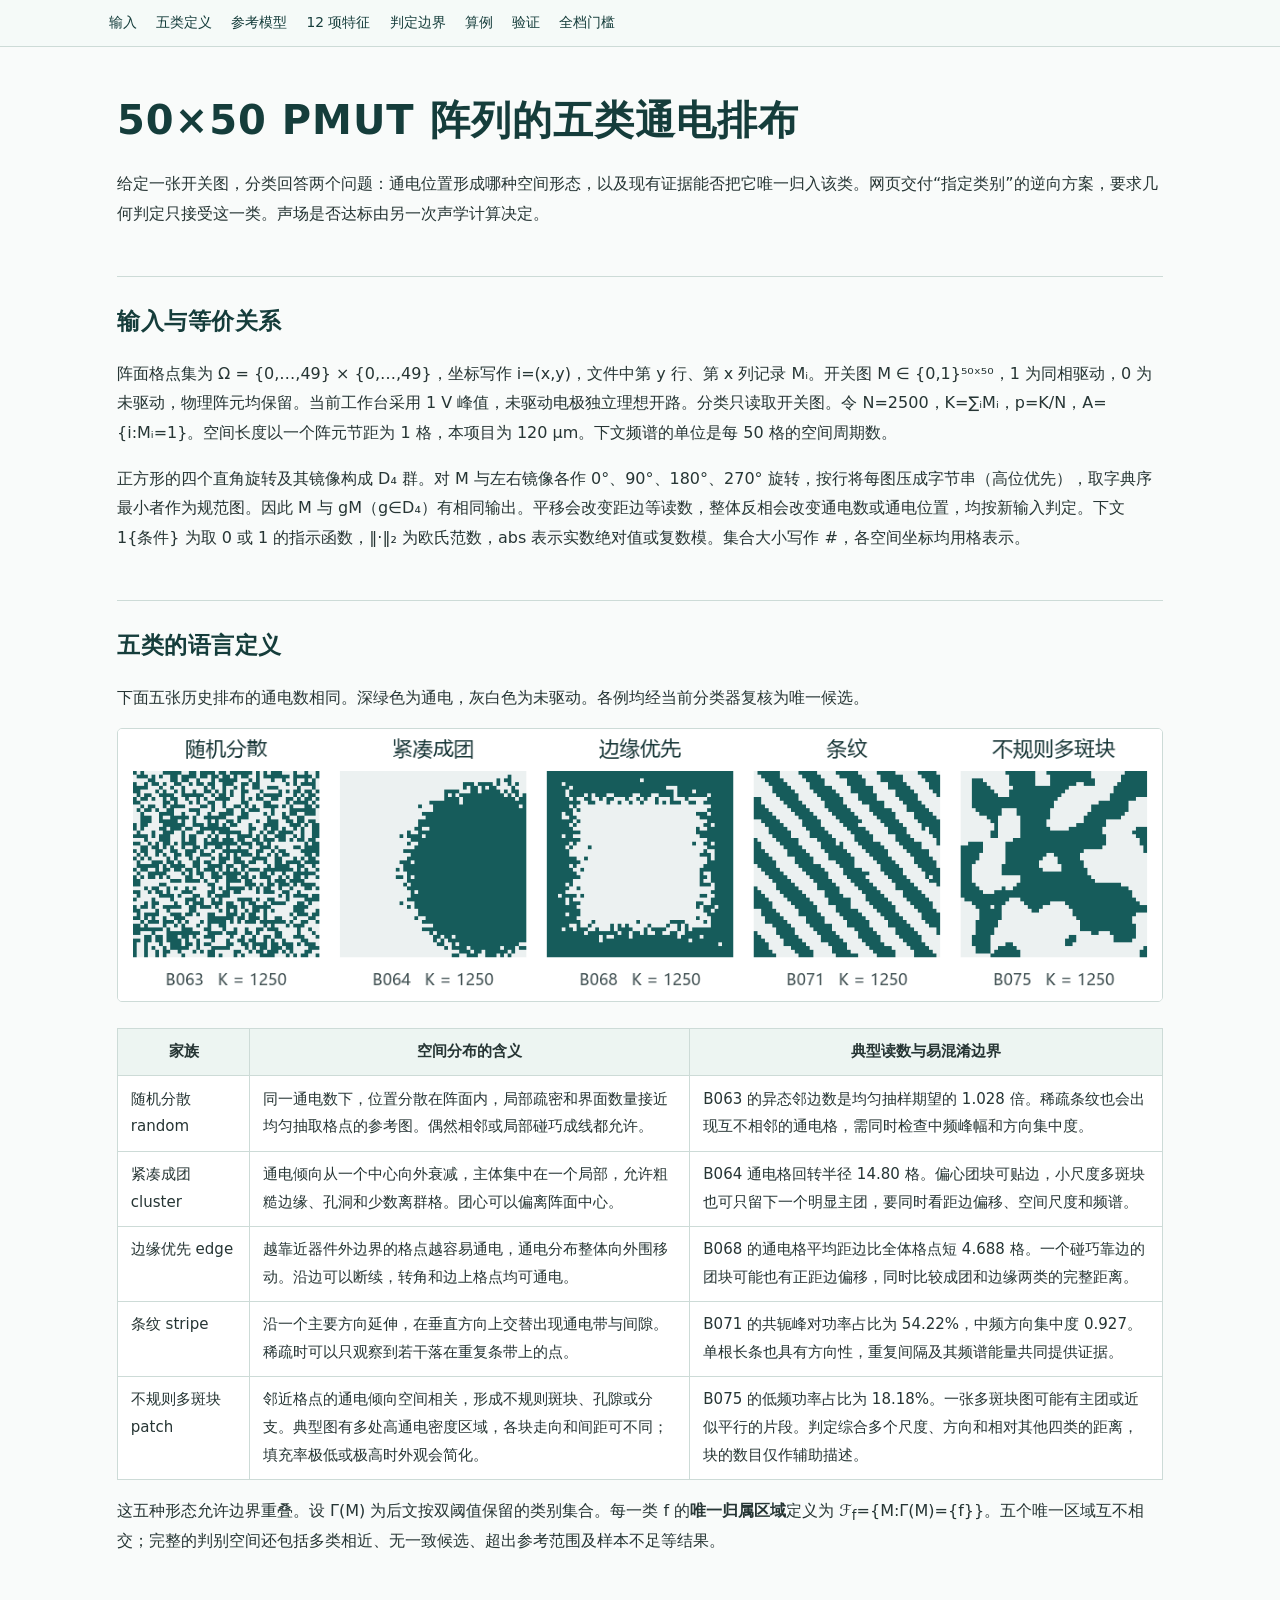
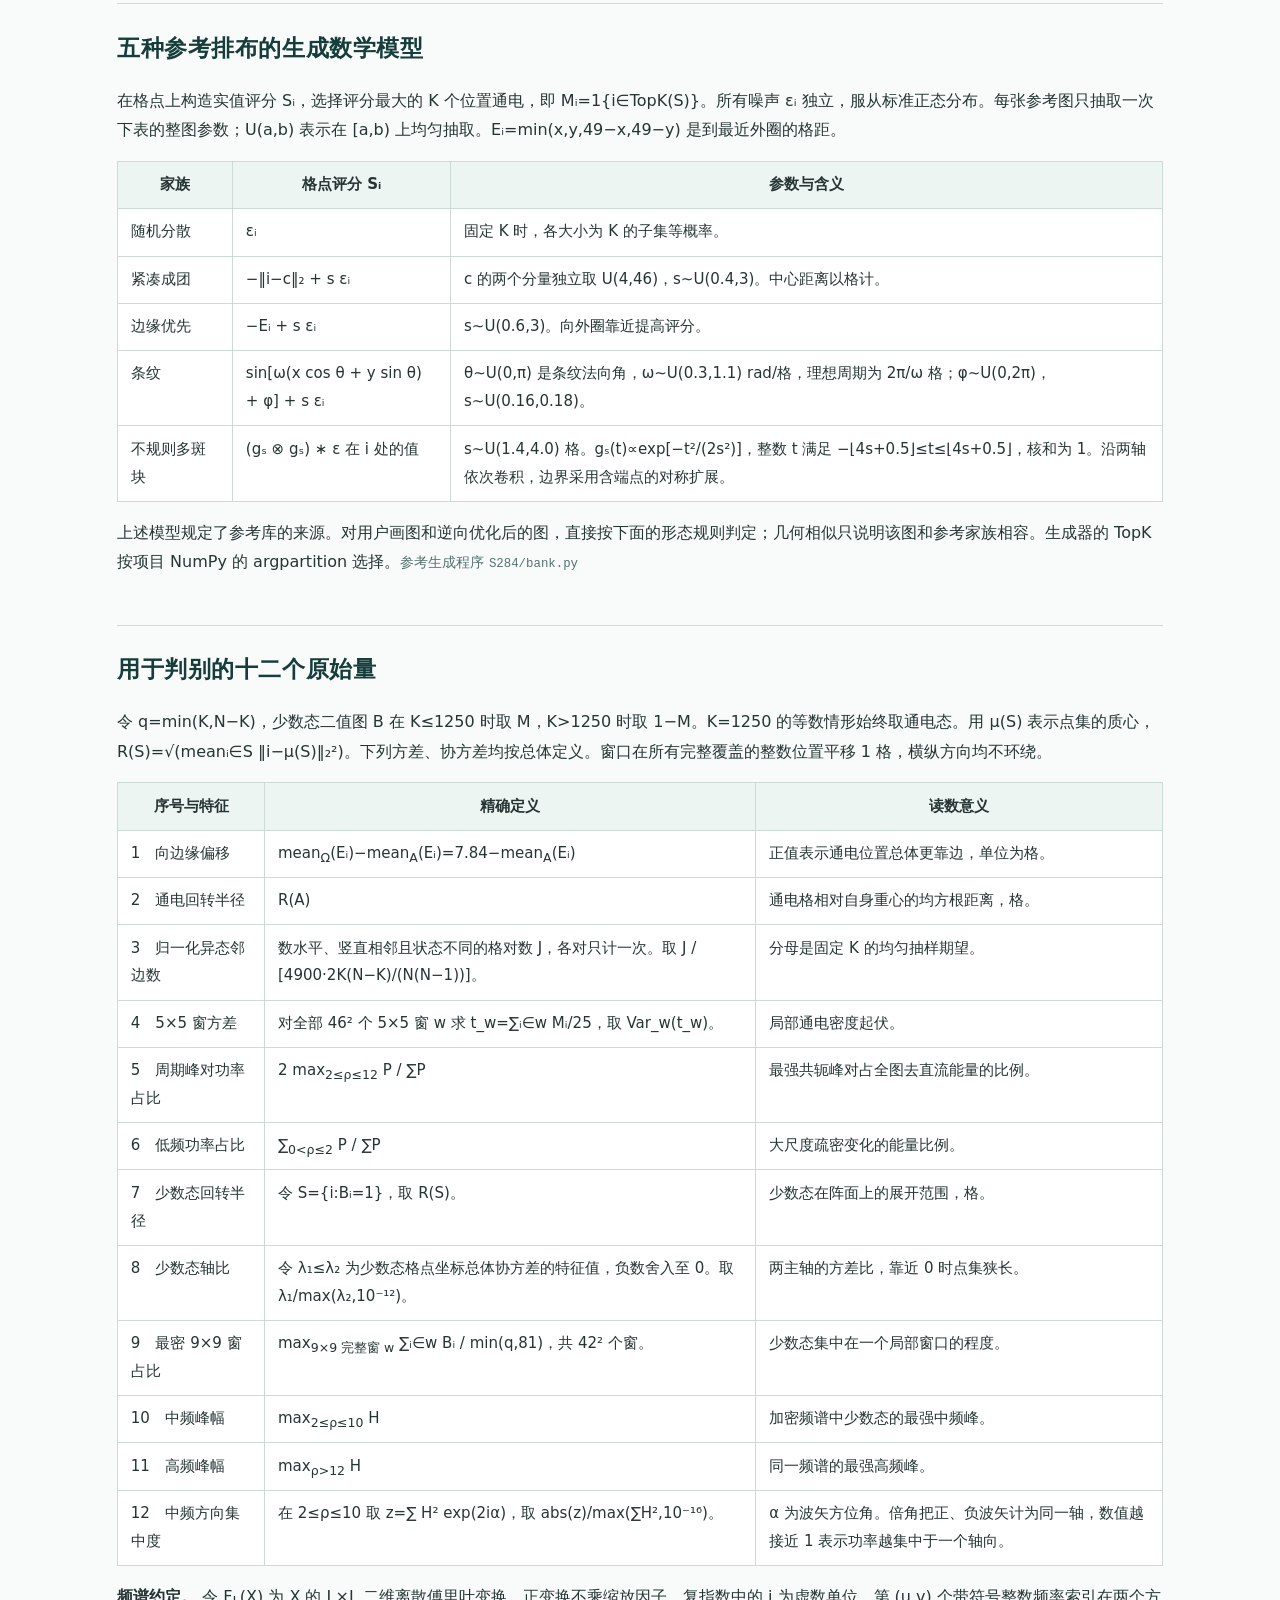
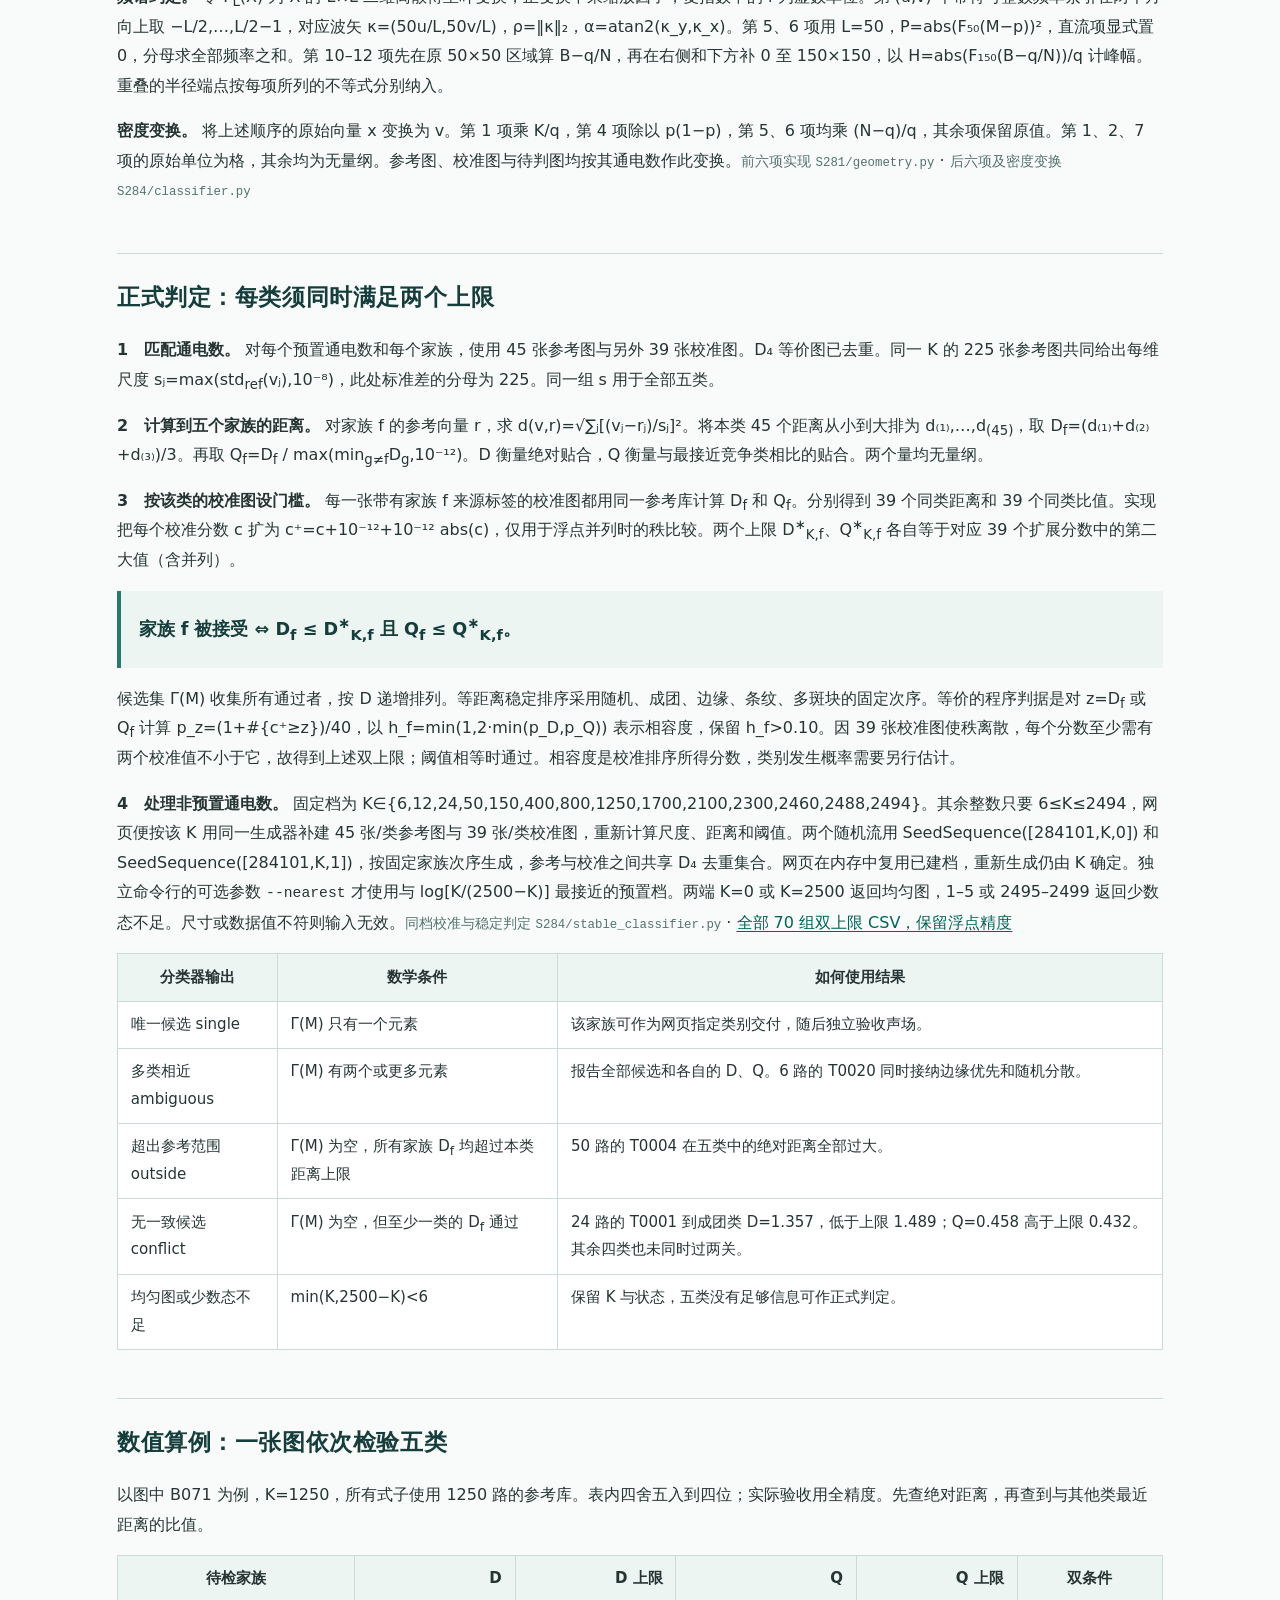
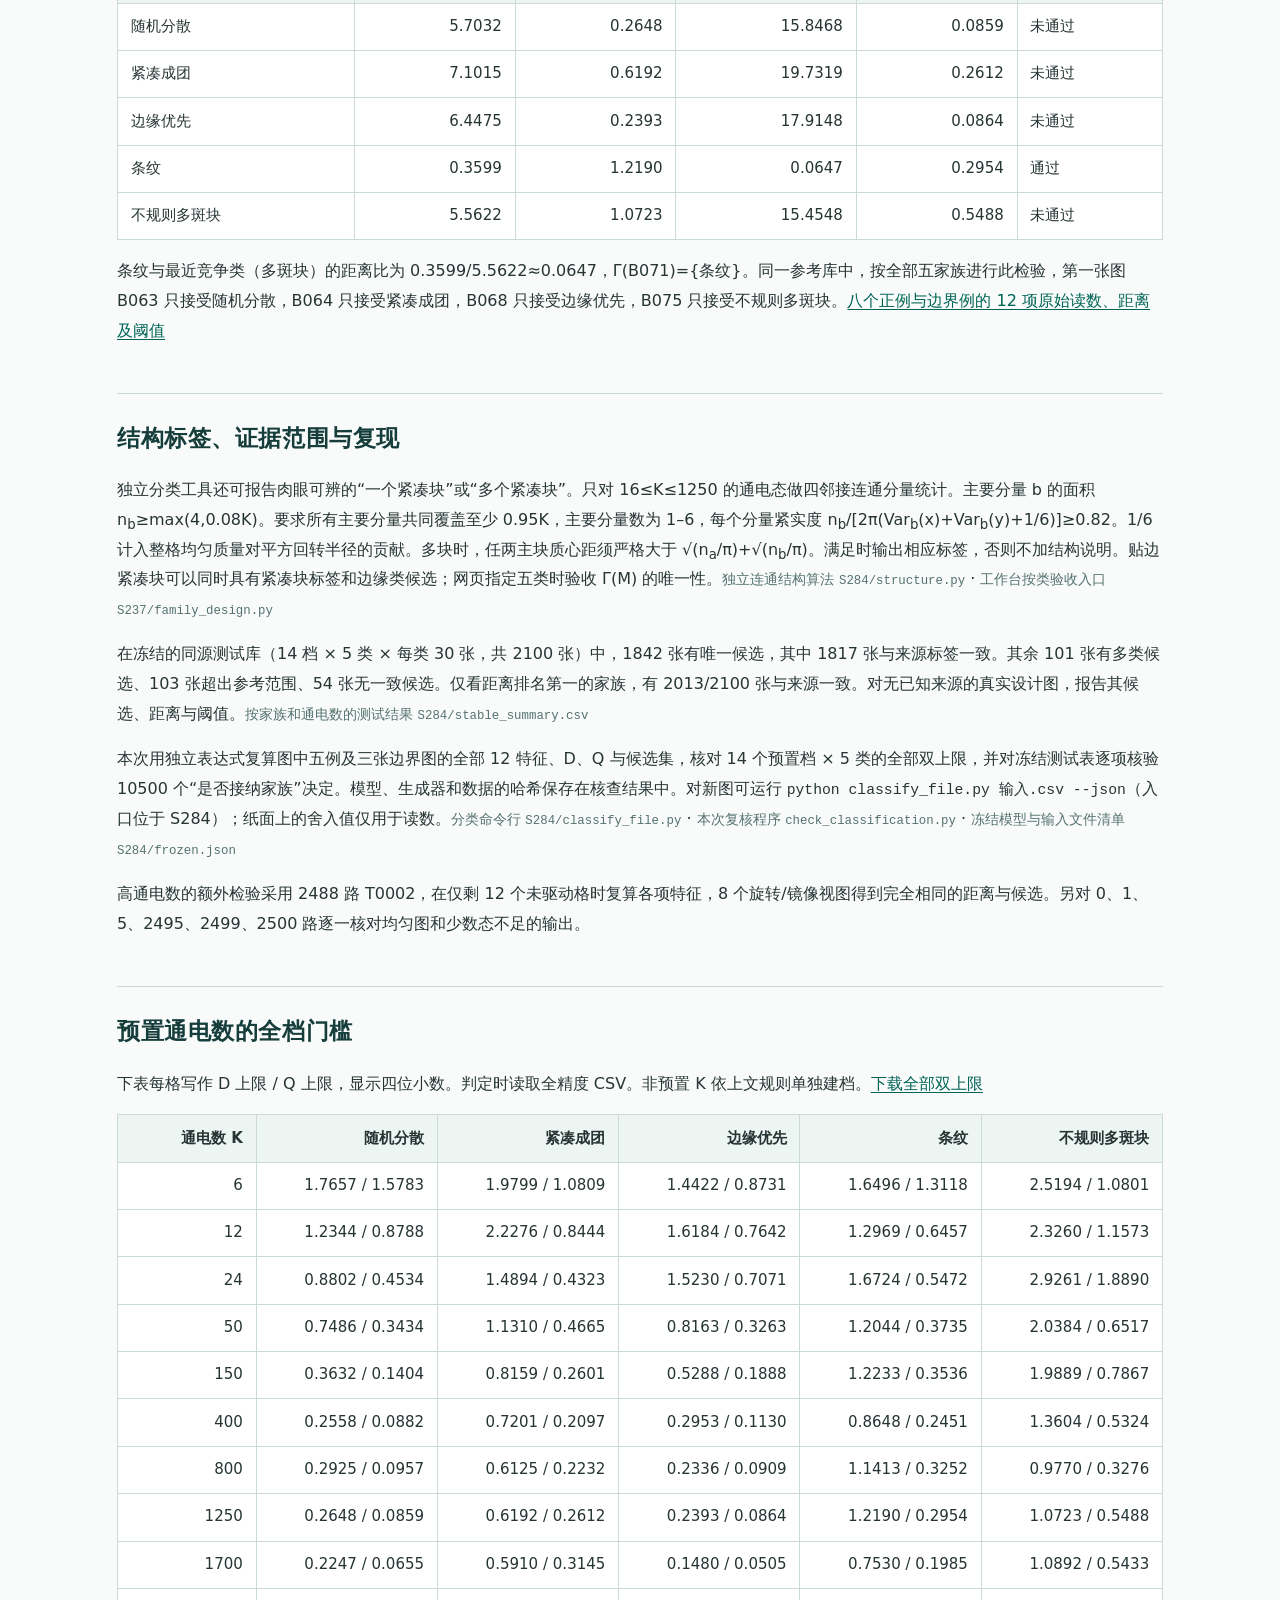
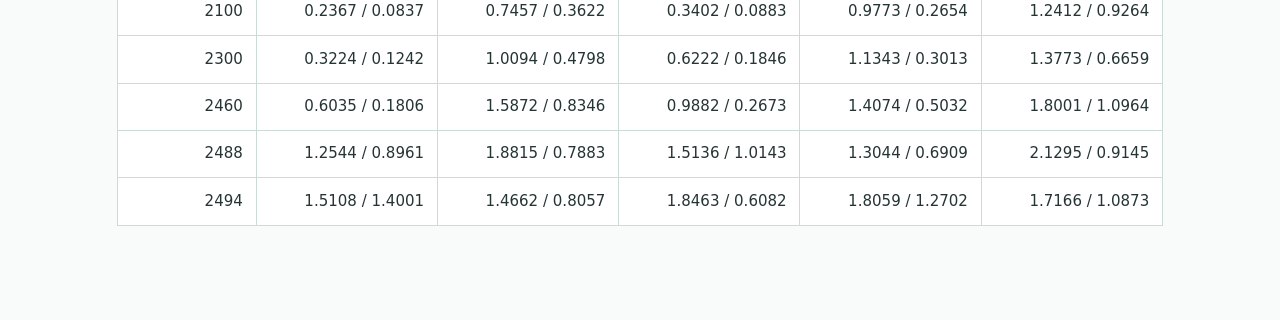
<file: short_circuit/inverse_design/S308/classification.html>
<!DOCTYPE html>
<html lang="zh-CN"><head><meta charset="utf-8"><meta name="viewport" content="width=device-width, initial-scale=1"><title>50×50 PMUT 阵列的五类通电排布</title>
<style>
:root{color-scheme:light;--ink:#153d3b;--text:#263534;--weak:#54726f;--line:#cddbd7;--pale:#edf5f2}*{box-sizing:border-box}
html{scroll-behavior:smooth}body{margin:0;color:var(--text);background:#f9fbfa;font-family:"Microsoft YaHei","Noto Sans CJK SC",system-ui,sans-serif;line-height:1.85}
nav{border-bottom:1px solid var(--line);position:sticky;top:0;background:#f5faf8f7;z-index:1;overflow:auto;white-space:nowrap}nav div{max-width:1110px;margin:auto;display:flex;padding:0 24px;gap:1.2rem}nav a{font-size:.86rem;text-decoration:none;padding:.65rem 0;color:var(--ink)}
main{max-width:1110px;padding:38px 32px 80px;margin:auto}h1,h2{color:var(--ink);letter-spacing:.025em}h1{font-size:clamp(1.6rem,4vw,2.5rem);line-height:1.35;margin:8px 0 22px}h2{font-size:1.45rem;margin:3rem 0 1rem;border-top:1px solid var(--line);padding-top:1.4rem;scroll-margin-top:3.5rem}
p{margin:1em 0;overflow-wrap:break-word}a{color:#006456;text-underline-offset:3px}img{max-width:100%;height:auto;background:white;border:1px solid var(--line);border-radius:5px}blockquote{margin:1rem 0;background:var(--pale);border-left:4px solid #29796c;padding:.3rem 1.1rem;color:var(--ink);font-size:1.1rem}code{font-family:Consolas,monospace;font-size:.92em}sub,sup{line-height:0}
.table-wrap{overflow-x:auto;margin:1rem 0}table{border-spacing:0;border-collapse:collapse;width:100%;background:white;font-variant-numeric:tabular-nums;font-size:.94rem}th,td{padding:.58rem .8rem;border:1px solid var(--line);vertical-align:top}th{background:var(--pale);font-weight:600}td:first-child,th:first-child{min-width:7rem}h2#limits~.table-wrap td{white-space:nowrap}.source{font-size:.9em;color:var(--weak)}.source code{font-size:.86em}
@media(max-width:700px){main{padding:22px 14px 50px}th,td{padding:.45rem .52rem}.table-wrap table{min-width:42rem}nav div{padding:0 14px}}
@media print{nav{display:none}main{max-width:none;padding:0}body{background:white;font-size:10pt}table{font-size:9pt}h2{break-after:avoid}tr,blockquote,img{break-inside:avoid}.table-wrap{overflow:visible}a{color:inherit}}
</style></head><body><nav aria-label="文内导航"><div><a href="#input">输入</a><a href="#families">五类定义</a><a href="#generation">参考模型</a><a href="#features">12 项特征</a><a href="#decision">判定边界</a><a href="#worked">算例</a><a href="#validation">验证</a><a href="#limits">全档门槛</a></div></nav><main><h1>50×50 PMUT 阵列的五类通电排布</h1>
<p>给定一张开关图，分类回答两个问题：通电位置形成哪种空间形态，以及现有证据能否把它唯一归入该类。网页交付“指定类别”的逆向方案，要求几何判定只接受这一类。声场是否达标由另一次声学计算决定。</p>
<h2 id="input">输入与等价关系</h2>
<p>阵面格点集为 Ω = {0,…,49} × {0,…,49}，坐标写作 i=(x,y)，文件中第 y 行、第 x 列记录 Mᵢ。开关图 M ∈ {0,1}⁵⁰ˣ⁵⁰，1 为同相驱动，0 为未驱动，物理阵元均保留。当前工作台采用 1 V 峰值，未驱动电极独立理想开路。分类只读取开关图。令 N=2500，K=∑ᵢMᵢ，p=K/N，A={i:Mᵢ=1}。空间长度以一个阵元节距为 1 格，本项目为 120 µm。下文频谱的单位是每 50 格的空间周期数。</p>
<p>正方形的四个直角旋转及其镜像构成 D₄ 群。对 M 与左右镜像各作 0°、90°、180°、270° 旋转，按行将每图压成字节串（高位优先），取字典序最小者作为规范图。因此 M 与 gM（g∈D₄）有相同输出。平移会改变距边等读数，整体反相会改变通电数或通电位置，均按新输入判定。下文 1{条件} 为取 0 或 1 的指示函数，‖·‖₂ 为欧氏范数，abs 表示实数绝对值或复数模。集合大小写作 #，各空间坐标均用格表示。</p>
<h2 id="families">五类的语言定义</h2>
<p>下面五张历史排布的通电数相同。深绿色为通电，灰白色为未驱动。各例均经当前分类器复核为唯一候选。</p>
<p><img src="[data-uri]" width="1120" height="292" alt="五张 K 为 1250 的开关图，各 50×50 格"></p>
<div class='table-wrap'><table>
<thead>
<tr>
<th>家族</th>
<th>空间分布的含义</th>
<th>典型读数与易混淆边界</th>
</tr>
</thead>
<tbody><tr>
<td>随机分散 random</td>
<td>同一通电数下，位置分散在阵面内，局部疏密和界面数量接近均匀抽取格点的参考图。偶然相邻或局部碰巧成线都允许。</td>
<td>B063 的异态邻边数是均匀抽样期望的 1.028 倍。稀疏条纹也会出现互不相邻的通电格，需同时检查中频峰幅和方向集中度。</td>
</tr>
<tr>
<td>紧凑成团 cluster</td>
<td>通电倾向从一个中心向外衰减，主体集中在一个局部，允许粗糙边缘、孔洞和少数离群格。团心可以偏离阵面中心。</td>
<td>B064 通电格回转半径 14.80 格。偏心团块可贴边，小尺度多斑块也可只留下一个明显主团，要同时看距边偏移、空间尺度和频谱。</td>
</tr>
<tr>
<td>边缘优先 edge</td>
<td>越靠近器件外边界的格点越容易通电，通电分布整体向外围移动。沿边可以断续，转角和边上格点均可通电。</td>
<td>B068 的通电格平均距边比全体格点短 4.688 格。一个碰巧靠边的团块可能也有正距边偏移，同时比较成团和边缘两类的完整距离。</td>
</tr>
<tr>
<td>条纹 stripe</td>
<td>沿一个主要方向延伸，在垂直方向上交替出现通电带与间隙。稀疏时可以只观察到若干落在重复条带上的点。</td>
<td>B071 的共轭峰对功率占比为 54.22%，中频方向集中度 0.927。单根长条也具有方向性，重复间隔及其频谱能量共同提供证据。</td>
</tr>
<tr>
<td>不规则多斑块 patch</td>
<td>邻近格点的通电倾向空间相关，形成不规则斑块、孔隙或分支。典型图有多处高通电密度区域，各块走向和间距可不同；填充率极低或极高时外观会简化。</td>
<td>B075 的低频功率占比为 18.18%。一张多斑块图可能有主团或近似平行的片段。判定综合多个尺度、方向和相对其他四类的距离，块的数目仅作辅助描述。</td>
</tr>
</tbody></table></div>
<p>这五种形态允许边界重叠。设 Γ(M) 为后文按双阈值保留的类别集合。每一类 f 的<strong>唯一归属区域</strong>定义为 ℱ<sub>f</sub>={M:Γ(M)={f}}。五个唯一区域互不相交；完整的判别空间还包括多类相近、无一致候选、超出参考范围及样本不足等结果。</p>
<h2 id="generation">五种参考排布的生成数学模型</h2>
<p>在格点上构造实值评分 Sᵢ，选择评分最大的 K 个位置通电，即 Mᵢ=1{i∈TopK(S)}。所有噪声 εᵢ 独立，服从标准正态分布。每张参考图只抽取一次下表的整图参数；U(a,b) 表示在 [a,b) 上均匀抽取。Eᵢ=min(x,y,49−x,49−y) 是到最近外圈的格距。</p>
<div class='table-wrap'><table>
<thead>
<tr>
<th>家族</th>
<th>格点评分 Sᵢ</th>
<th>参数与含义</th>
</tr>
</thead>
<tbody><tr>
<td>随机分散</td>
<td>εᵢ</td>
<td>固定 K 时，各大小为 K 的子集等概率。</td>
</tr>
<tr>
<td>紧凑成团</td>
<td>−‖i−c‖₂ + s εᵢ</td>
<td>c 的两个分量独立取 U(4,46)，s∼U(0.4,3)。中心距离以格计。</td>
</tr>
<tr>
<td>边缘优先</td>
<td>−Eᵢ + s εᵢ</td>
<td>s∼U(0.6,3)。向外圈靠近提高评分。</td>
</tr>
<tr>
<td>条纹</td>
<td>sin[ω(x cos θ + y sin θ) + φ] + s εᵢ</td>
<td>θ∼U(0,π) 是条纹法向角，ω∼U(0.3,1.1) rad/格，理想周期为 2π/ω 格；φ∼U(0,2π)，s∼U(0.16,0.18)。</td>
</tr>
<tr>
<td>不规则多斑块</td>
<td>(gₛ ⊗ gₛ) ∗ ε 在 i 处的值</td>
<td>s∼U(1.4,4.0) 格。gₛ(t)∝exp[−t²/(2s²)]，整数 t 满足 −⌊4s+0.5⌋≤t≤⌊4s+0.5⌋，核和为 1。沿两轴依次卷积，边界采用含端点的对称扩展。</td>
</tr>
</tbody></table></div>
<p>上述模型规定了参考库的来源。对用户画图和逆向优化后的图，直接按下面的形态规则判定；几何相似只说明该图和参考家族相容。生成器的 TopK 按项目 NumPy 的 argpartition 选择。<span class="source" title="../S284/bank.py">参考生成程序 <code>S284/bank.py</code></span></p>
<h2 id="features">用于判别的十二个原始量</h2>
<p>令 q=min(K,N−K)，少数态二值图 B 在 K≤1250 时取 M，K&gt;1250 时取 1−M。K=1250 的等数情形始终取通电态。用 μ(S) 表示点集的质心，R(S)=√(meanᵢ∈S ‖i−μ(S)‖₂²)。下列方差、协方差均按总体定义。窗口在所有完整覆盖的整数位置平移 1 格，横纵方向均不环绕。</p>
<div class='table-wrap'><table>
<thead>
<tr>
<th>序号与特征</th>
<th>精确定义</th>
<th>读数意义</th>
</tr>
</thead>
<tbody><tr>
<td>1　向边缘偏移</td>
<td>mean<sub>Ω</sub>(Eᵢ)−mean<sub>A</sub>(Eᵢ)=7.84−mean<sub>A</sub>(Eᵢ)</td>
<td>正值表示通电位置总体更靠边，单位为格。</td>
</tr>
<tr>
<td>2　通电回转半径</td>
<td>R(A)</td>
<td>通电格相对自身重心的均方根距离，格。</td>
</tr>
<tr>
<td>3　归一化异态邻边数</td>
<td>数水平、竖直相邻且状态不同的格对数 J，各对只计一次。取 J / [4900·2K(N−K)/(N(N−1))]。</td>
<td>分母是固定 K 的均匀抽样期望。</td>
</tr>
<tr>
<td>4　5×5 窗方差</td>
<td>对全部 46² 个 5×5 窗 w 求 t_w=∑ᵢ∈w Mᵢ/25，取 Var_w(t_w)。</td>
<td>局部通电密度起伏。</td>
</tr>
<tr>
<td>5　周期峰对功率占比</td>
<td>2 max<sub>2≤ρ≤12</sub> P / ∑P</td>
<td>最强共轭峰对占全图去直流能量的比例。</td>
</tr>
<tr>
<td>6　低频功率占比</td>
<td>∑<sub>0&lt;ρ≤2</sub> P / ∑P</td>
<td>大尺度疏密变化的能量比例。</td>
</tr>
<tr>
<td>7　少数态回转半径</td>
<td>令 S={i:Bᵢ=1}，取 R(S)。</td>
<td>少数态在阵面上的展开范围，格。</td>
</tr>
<tr>
<td>8　少数态轴比</td>
<td>令 λ₁≤λ₂ 为少数态格点坐标总体协方差的特征值，负数舍入至 0。取 λ₁/max(λ₂,10⁻¹²)。</td>
<td>两主轴的方差比，靠近 0 时点集狭长。</td>
</tr>
<tr>
<td>9　最密 9×9 窗占比</td>
<td>max<sub>9×9 完整窗 w</sub> ∑ᵢ∈w Bᵢ / min(q,81)，共 42² 个窗。</td>
<td>少数态集中在一个局部窗口的程度。</td>
</tr>
<tr>
<td>10　中频峰幅</td>
<td>max<sub>2≤ρ≤10</sub> H</td>
<td>加密频谱中少数态的最强中频峰。</td>
</tr>
<tr>
<td>11　高频峰幅</td>
<td>max<sub>ρ&gt;12</sub> H</td>
<td>同一频谱的最强高频峰。</td>
</tr>
<tr>
<td>12　中频方向集中度</td>
<td>在 2≤ρ≤10 取 z=∑ H² exp(2iα)，取 abs(z)/max(∑H²,10⁻¹⁶)。</td>
<td>α 为波矢方位角。倍角把正、负波矢计为同一轴，数值越接近 1 表示功率越集中于一个轴向。</td>
</tr>
</tbody></table></div>
<p><strong>频谱约定。</strong> 令 F<sub>L</sub>(X) 为 X 的 L×L 二维离散傅里叶变换，正变换不乘缩放因子，复指数中的 i 为虚数单位。第 (u,v) 个带符号整数频率索引在两个方向上取 −L/2,…,L/2−1，对应波矢 κ=(50u/L,50v/L)，ρ=‖κ‖₂，α=atan2(κ_y,κ_x)。第 5、6 项用 L=50，P=abs(F₅₀(M−p))²，直流项显式置 0，分母求全部频率之和。第 10–12 项先在原 50×50 区域算 B−q/N，再在右侧和下方补 0 至 150×150，以 H=abs(F₁₅₀(B−q/N))/q 计峰幅。重叠的半径端点按每项所列的不等式分别纳入。</p>
<p><strong>密度变换。</strong> 将上述顺序的原始向量 x 变换为 v。第 1 项乘 K/q，第 4 项除以 p(1−p)，第 5、6 项均乘 (N−q)/q，其余项保留原值。第 1、2、7 项的原始单位为格，其余均为无量纲。参考图、校准图与待判图均按其通电数作此变换。<span class="source" title="../S281/geometry.py">前六项实现 <code>S281/geometry.py</code></span> · <span class="source" title="../S284/classifier.py">后六项及密度变换 <code>S284/classifier.py</code></span></p>
<h2 id="decision">正式判定：每类须同时满足两个上限</h2>
<p><strong>1　匹配通电数。</strong> 对每个预置通电数和每个家族，使用 45 张参考图与另外 39 张校准图。D₄ 等价图已去重。同一 K 的 225 张参考图共同给出每维尺度 sⱼ=max(std<sub>ref</sub>(vⱼ),10⁻⁸)，此处标准差的分母为 225。同一组 s 用于全部五类。</p>
<p><strong>2　计算到五个家族的距离。</strong> 对家族 f 的参考向量 r，求 d(v,r)=√∑ⱼ[(vⱼ−rⱼ)/sⱼ]²。将本类 45 个距离从小到大排为 d₍₁₎,…,d<sub>(45)</sub>，取 D<sub>f</sub>=(d₍₁₎+d₍₂₎+d₍₃₎)/3。再取 Q<sub>f</sub>=D<sub>f</sub> / max(min<sub>g≠f</sub>D<sub>g</sub>,10⁻¹²)。D 衡量绝对贴合，Q 衡量与最接近竞争类相比的贴合。两个量均无量纲。</p>
<p><strong>3　按该类的校准图设门槛。</strong> 每一张带有家族 f 来源标签的校准图都用同一参考库计算 D<sub>f</sub> 和 Q<sub>f</sub>。分别得到 39 个同类距离和 39 个同类比值。实现把每个校准分数 c 扩为 c⁺=c+10⁻¹²+10⁻¹² abs(c)，仅用于浮点并列时的秩比较。两个上限 D<sup>∗</sup><sub>K,f</sub>、Q<sup>∗</sup><sub>K,f</sub> 各自等于对应 39 个扩展分数中的第二大值（含并列）。</p>
<blockquote>
<p><strong>家族 f 被接受 ⇔ D<sub>f</sub> ≤ D<sup>∗</sup><sub>K,f</sub> 且 Q<sub>f</sub> ≤ Q<sup>∗</sup><sub>K,f</sub>。</strong></p>
</blockquote>
<p>候选集 Γ(M) 收集所有通过者，按 D 递增排列。等距离稳定排序采用随机、成团、边缘、条纹、多斑块的固定次序。等价的程序判据是对 z=D<sub>f</sub> 或 Q<sub>f</sub> 计算 p_z=(1+#{c⁺≥z})/40，以 h_f=min(1,2·min(p_D,p_Q)) 表示相容度，保留 h_f&gt;0.10。因 39 张校准图使秩离散，每个分数至少需有两个校准值不小于它，故得到上述双上限；阈值相等时通过。相容度是校准排序所得分数，类别发生概率需要另行估计。</p>
<p><strong>4　处理非预置通电数。</strong> 固定档为 K∈{6,12,24,50,150,400,800,1250,1700,2100,2300,2460,2488,2494}。其余整数只要 6≤K≤2494，网页便按该 K 用同一生成器补建 45 张/类参考图与 39 张/类校准图，重新计算尺度、距离和阈值。两个随机流用 SeedSequence([284101,K,0]) 和 SeedSequence([284101,K,1])，按固定家族次序生成，参考与校准之间共享 D₄ 去重集合。网页在内存中复用已建档，重新生成仍由 K 确定。独立命令行的可选参数 <code>--nearest</code> 才使用与 log[K/(2500−K)] 最接近的预置档。两端 K=0 或 K=2500 返回均匀图，1–5 或 2495–2499 返回少数态不足。尺寸或数据值不符则输入无效。<span class="source" title="../S284/stable_classifier.py">同档校准与稳定判定 <code>S284/stable_classifier.py</code></span> · <a href="[data-uri]" download="acceptance_limits.csv">全部 70 组双上限 CSV，保留浮点精度</a></p>
<div class='table-wrap'><table>
<thead>
<tr>
<th>分类器输出</th>
<th>数学条件</th>
<th>如何使用结果</th>
</tr>
</thead>
<tbody><tr>
<td>唯一候选 single</td>
<td>Γ(M) 只有一个元素</td>
<td>该家族可作为网页指定类别交付，随后独立验收声场。</td>
</tr>
<tr>
<td>多类相近 ambiguous</td>
<td>Γ(M) 有两个或更多元素</td>
<td>报告全部候选和各自的 D、Q。6 路的 T0020 同时接纳边缘优先和随机分散。</td>
</tr>
<tr>
<td>超出参考范围 outside</td>
<td>Γ(M) 为空，所有家族 D<sub>f</sub> 均超过本类距离上限</td>
<td>50 路的 T0004 在五类中的绝对距离全部过大。</td>
</tr>
<tr>
<td>无一致候选 conflict</td>
<td>Γ(M) 为空，但至少一类的 D<sub>f</sub> 通过</td>
<td>24 路的 T0001 到成团类 D=1.357，低于上限 1.489；Q=0.458 高于上限 0.432。其余四类也未同时过两关。</td>
</tr>
<tr>
<td>均匀图或少数态不足</td>
<td>min(K,2500−K)&lt;6</td>
<td>保留 K 与状态，五类没有足够信息可作正式判定。</td>
</tr>
</tbody></table></div>
<h2 id="worked">数值算例：一张图依次检验五类</h2>
<p>以图中 B071 为例，K=1250，所有式子使用 1250 路的参考库。表内四舍五入到四位；实际验收用全精度。先查绝对距离，再查到与其他类最近距离的比值。</p>
<div class='table-wrap'><table>
<thead>
<tr>
<th>待检家族</th>
<th align="right">D</th>
<th align="right">D 上限</th>
<th align="right">Q</th>
<th align="right">Q 上限</th>
<th>双条件</th>
</tr>
</thead>
<tbody><tr>
<td>随机分散</td>
<td align="right">5.7032</td>
<td align="right">0.2648</td>
<td align="right">15.8468</td>
<td align="right">0.0859</td>
<td>未通过</td>
</tr>
<tr>
<td>紧凑成团</td>
<td align="right">7.1015</td>
<td align="right">0.6192</td>
<td align="right">19.7319</td>
<td align="right">0.2612</td>
<td>未通过</td>
</tr>
<tr>
<td>边缘优先</td>
<td align="right">6.4475</td>
<td align="right">0.2393</td>
<td align="right">17.9148</td>
<td align="right">0.0864</td>
<td>未通过</td>
</tr>
<tr>
<td>条纹</td>
<td align="right">0.3599</td>
<td align="right">1.2190</td>
<td align="right">0.0647</td>
<td align="right">0.2954</td>
<td>通过</td>
</tr>
<tr>
<td>不规则多斑块</td>
<td align="right">5.5622</td>
<td align="right">1.0723</td>
<td align="right">15.4548</td>
<td align="right">0.5488</td>
<td>未通过</td>
</tr>
</tbody></table></div>
<p>条纹与最近竞争类（多斑块）的距离比为 0.3599/5.5622≈0.0647，Γ(B071)={条纹}。同一参考库中，按全部五家族进行此检验，第一张图 B063 只接受随机分散，B064 只接受紧凑成团，B068 只接受边缘优先，B075 只接受不规则多斑块。<a href="[data-uri]" download="classification_checks.json">八个正例与边界例的 12 项原始读数、距离及阈值</a></p>
<h2 id="validation">结构标签、证据范围与复现</h2>
<p>独立分类工具还可报告肉眼可辨的“一个紧凑块”或“多个紧凑块”。只对 16≤K≤1250 的通电态做四邻接连通分量统计。主要分量 b 的面积 n<sub>b</sub>≥max(4,0.08K)。要求所有主要分量共同覆盖至少 0.95K，主要分量数为 1–6，每个分量紧实度 n<sub>b</sub>/[2π(Var<sub>b</sub>(x)+Var<sub>b</sub>(y)+1/6)]≥0.82。1/6 计入整格均匀质量对平方回转半径的贡献。多块时，任两主块质心距须严格大于 √(n<sub>a</sub>/π)+√(n<sub>b</sub>/π)。满足时输出相应标签，否则不加结构说明。贴边紧凑块可以同时具有紧凑块标签和边缘类候选；网页指定五类时验收 Γ(M) 的唯一性。<span class="source" title="../S284/structure.py">独立连通结构算法 <code>S284/structure.py</code></span> · <span class="source" title="../S237/family_design.py">工作台按类验收入口 <code>S237/family_design.py</code></span></p>
<p>在冻结的同源测试库（14 档 × 5 类 × 每类 30 张，共 2100 张）中，1842 张有唯一候选，其中 1817 张与来源标签一致。其余 101 张有多类候选、103 张超出参考范围、54 张无一致候选。仅看距离排名第一的家族，有 2013/2100 张与来源一致。对无已知来源的真实设计图，报告其候选、距离与阈值。<span class="source" title="../S284/stable_summary.csv">按家族和通电数的测试结果 <code>S284/stable_summary.csv</code></span></p>
<p>本次用独立表达式复算图中五例及三张边界图的全部 12 特征、D、Q 与候选集，核对 14 个预置档 × 5 类的全部双上限，并对冻结测试表逐项核验 10500 个“是否接纳家族”决定。模型、生成器和数据的哈希保存在核查结果中。对新图可运行 <code>python classify_file.py 输入.csv --json</code>（入口位于 S284）；纸面上的舍入值仅用于读数。<span class="source" title="../S284/classify_file.py">分类命令行 <code>S284/classify_file.py</code></span> · <span class="source" title="check_classification.py">本次复核程序 <code>check_classification.py</code></span> · <span class="source" title="../S284/frozen.json">冻结模型与输入文件清单 <code>S284/frozen.json</code></span></p>
<p>高通电数的额外检验采用 2488 路 T0002，在仅剩 12 个未驱动格时复算各项特征，8 个旋转/镜像视图得到完全相同的距离与候选。另对 0、1、5、2495、2499、2500 路逐一核对均匀图和少数态不足的输出。</p>
<h2 id="limits">预置通电数的全档门槛</h2>
<p>下表每格写作 D 上限 / Q 上限，显示四位小数。判定时读取全精度 CSV。非预置 K 依上文规则单独建档。<a href="[data-uri]" download="acceptance_limits.csv">下载全部双上限</a></p>
<div class='table-wrap'><table>
<thead>
<tr>
<th align="right">通电数 K</th>
<th align="right">随机分散</th>
<th align="right">紧凑成团</th>
<th align="right">边缘优先</th>
<th align="right">条纹</th>
<th align="right">不规则多斑块</th>
</tr>
</thead>
<tbody><tr>
<td align="right">6</td>
<td align="right">1.7657 / 1.5783</td>
<td align="right">1.9799 / 1.0809</td>
<td align="right">1.4422 / 0.8731</td>
<td align="right">1.6496 / 1.3118</td>
<td align="right">2.5194 / 1.0801</td>
</tr>
<tr>
<td align="right">12</td>
<td align="right">1.2344 / 0.8788</td>
<td align="right">2.2276 / 0.8444</td>
<td align="right">1.6184 / 0.7642</td>
<td align="right">1.2969 / 0.6457</td>
<td align="right">2.3260 / 1.1573</td>
</tr>
<tr>
<td align="right">24</td>
<td align="right">0.8802 / 0.4534</td>
<td align="right">1.4894 / 0.4323</td>
<td align="right">1.5230 / 0.7071</td>
<td align="right">1.6724 / 0.5472</td>
<td align="right">2.9261 / 1.8890</td>
</tr>
<tr>
<td align="right">50</td>
<td align="right">0.7486 / 0.3434</td>
<td align="right">1.1310 / 0.4665</td>
<td align="right">0.8163 / 0.3263</td>
<td align="right">1.2044 / 0.3735</td>
<td align="right">2.0384 / 0.6517</td>
</tr>
<tr>
<td align="right">150</td>
<td align="right">0.3632 / 0.1404</td>
<td align="right">0.8159 / 0.2601</td>
<td align="right">0.5288 / 0.1888</td>
<td align="right">1.2233 / 0.3536</td>
<td align="right">1.9889 / 0.7867</td>
</tr>
<tr>
<td align="right">400</td>
<td align="right">0.2558 / 0.0882</td>
<td align="right">0.7201 / 0.2097</td>
<td align="right">0.2953 / 0.1130</td>
<td align="right">0.8648 / 0.2451</td>
<td align="right">1.3604 / 0.5324</td>
</tr>
<tr>
<td align="right">800</td>
<td align="right">0.2925 / 0.0957</td>
<td align="right">0.6125 / 0.2232</td>
<td align="right">0.2336 / 0.0909</td>
<td align="right">1.1413 / 0.3252</td>
<td align="right">0.9770 / 0.3276</td>
</tr>
<tr>
<td align="right">1250</td>
<td align="right">0.2648 / 0.0859</td>
<td align="right">0.6192 / 0.2612</td>
<td align="right">0.2393 / 0.0864</td>
<td align="right">1.2190 / 0.2954</td>
<td align="right">1.0723 / 0.5488</td>
</tr>
<tr>
<td align="right">1700</td>
<td align="right">0.2247 / 0.0655</td>
<td align="right">0.5910 / 0.3145</td>
<td align="right">0.1480 / 0.0505</td>
<td align="right">0.7530 / 0.1985</td>
<td align="right">1.0892 / 0.5433</td>
</tr>
<tr>
<td align="right">2100</td>
<td align="right">0.2367 / 0.0837</td>
<td align="right">0.7457 / 0.3622</td>
<td align="right">0.3402 / 0.0883</td>
<td align="right">0.9773 / 0.2654</td>
<td align="right">1.2412 / 0.9264</td>
</tr>
<tr>
<td align="right">2300</td>
<td align="right">0.3224 / 0.1242</td>
<td align="right">1.0094 / 0.4798</td>
<td align="right">0.6222 / 0.1846</td>
<td align="right">1.1343 / 0.3013</td>
<td align="right">1.3773 / 0.6659</td>
</tr>
<tr>
<td align="right">2460</td>
<td align="right">0.6035 / 0.1806</td>
<td align="right">1.5872 / 0.8346</td>
<td align="right">0.9882 / 0.2673</td>
<td align="right">1.4074 / 0.5032</td>
<td align="right">1.8001 / 1.0964</td>
</tr>
<tr>
<td align="right">2488</td>
<td align="right">1.2544 / 0.8961</td>
<td align="right">1.8815 / 0.7883</td>
<td align="right">1.5136 / 1.0143</td>
<td align="right">1.3044 / 0.6909</td>
<td align="right">2.1295 / 0.9145</td>
</tr>
<tr>
<td align="right">2494</td>
<td align="right">1.5108 / 1.4001</td>
<td align="right">1.4662 / 0.8057</td>
<td align="right">1.8463 / 0.6082</td>
<td align="right">1.8059 / 1.2702</td>
<td align="right">1.7166 / 1.0873</td>
</tr>
</tbody></table></div>
</main></body></html>
</file>
